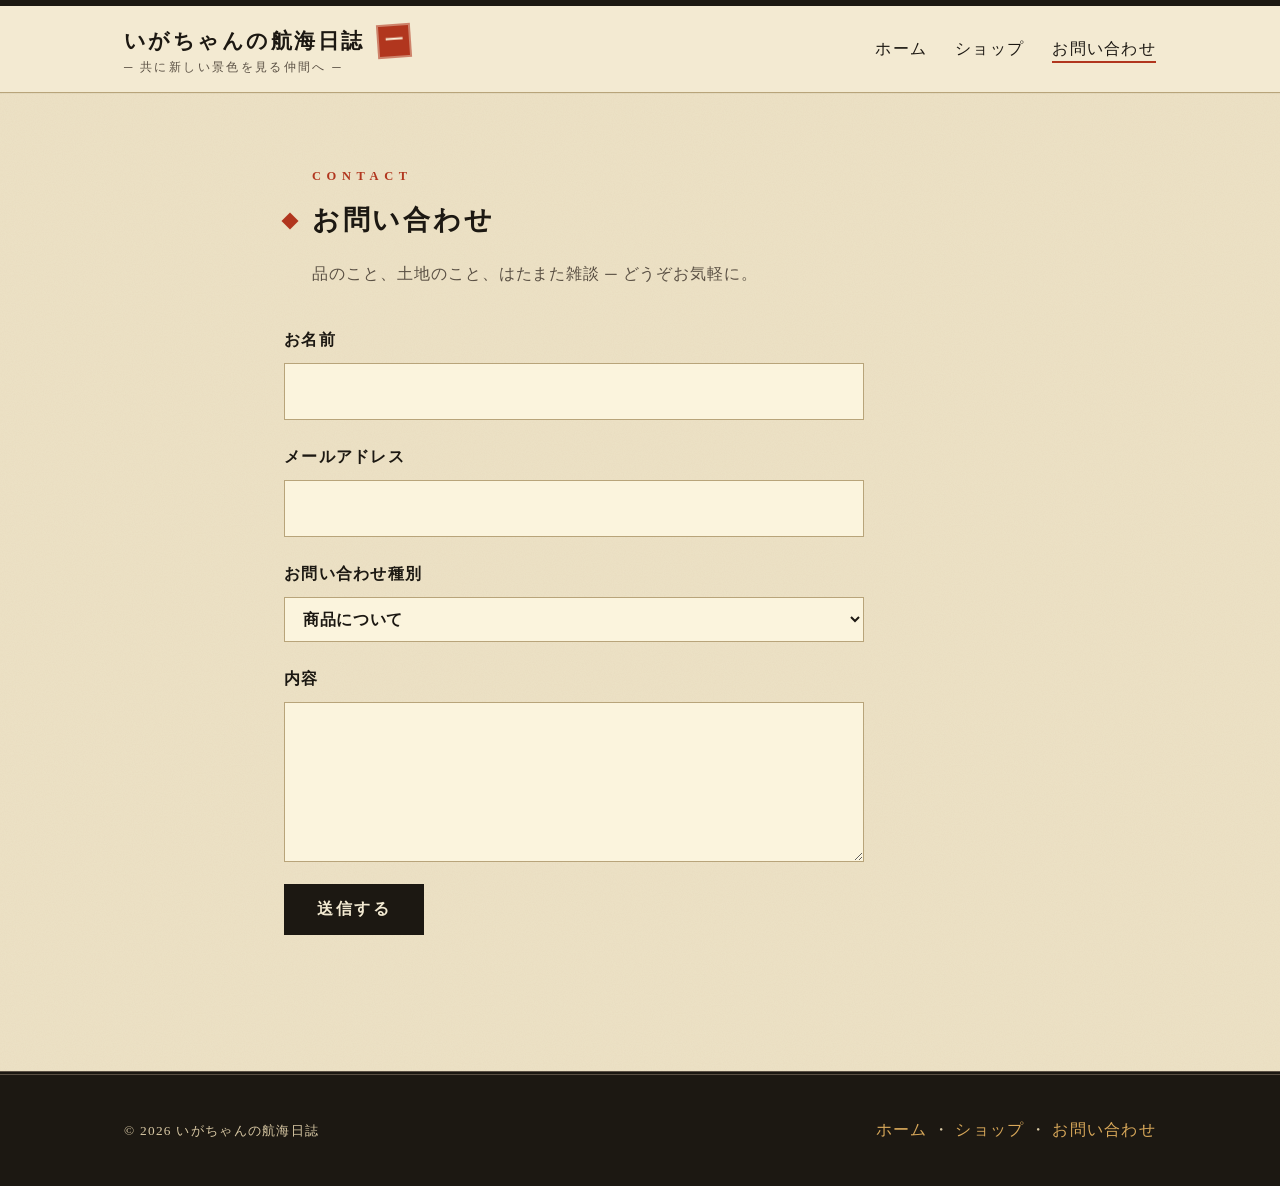
<file: contact.html>
<!DOCTYPE html>
<html lang="ja">
  <head>
    <meta charset="UTF-8" />
    <meta name="viewport" content="width=device-width, initial-scale=1.0" />
    <meta
      name="description"
      content="いがちゃんの航海日誌へのお問い合わせページ。商品やサイトに関するご質問はこちらからどうぞ。"
    />
    <title>お問い合わせ:いがちゃんの航海日誌</title>
    <link rel="stylesheet" href="assets/css/style.css" />
  </head>
  <body>
    <header class="site-header">
      <div class="container">
        <div class="site-title-block">
          <p class="site-title">
            <a href="index.html"
              >いがちゃんの航海日誌<span class="seal" aria-hidden="true">一</span></a
            >
          </p>
          <p class="site-tagline">─ 共に新しい景色を見る仲間へ ─</p>
        </div>
        <nav class="global-nav" aria-label="メインナビゲーション">
          <ul>
            <li><a href="index.html">ホーム</a></li>
            <li><a href="shop.html">ショップ</a></li>
            <li><a href="contact.html" aria-current="page">お問い合わせ</a></li>
          </ul>
        </nav>
      </div>
    </header>

    <main>
      <section class="section section-narrow">
        <div class="container">
          <header>
            <p class="eyebrow">CONTACT</p>
            <h2>お問い合わせ</h2>
            <p class="section-subtitle">
              品のこと、土地のこと、はたまた雑談 ─ どうぞお気軽に。
            </p>
          </header>

          <form class="form" action="#" method="post" novalidate>
            <label>
              お名前
              <input type="text" name="name" autocomplete="name" required />
            </label>

            <label>
              メールアドレス
              <input type="email" name="email" autocomplete="email" required />
            </label>

            <label>
              お問い合わせ種別
              <select name="topic">
                <option value="product">商品について</option>
                <option value="site">サイトについて</option>
                <option value="other">その他</option>
              </select>
            </label>

            <label>
              内容
              <textarea name="message" required></textarea>
            </label>

            <div>
              <button type="submit" class="btn">送信する</button>
            </div>
          </form>
        </div>
      </section>
    </main>

    <footer class="site-footer">
      <div class="container">
        <small>&copy; <span data-current-year>2026</span> いがちゃんの航海日誌</small>
        <nav aria-label="フッターナビゲーション">
          <a href="index.html">ホーム</a> ・
          <a href="shop.html">ショップ</a> ・
          <a href="contact.html">お問い合わせ</a>
        </nav>
      </div>
    </footer>

    <script src="assets/js/main.js"></script>
  </body>
</html>
</file>
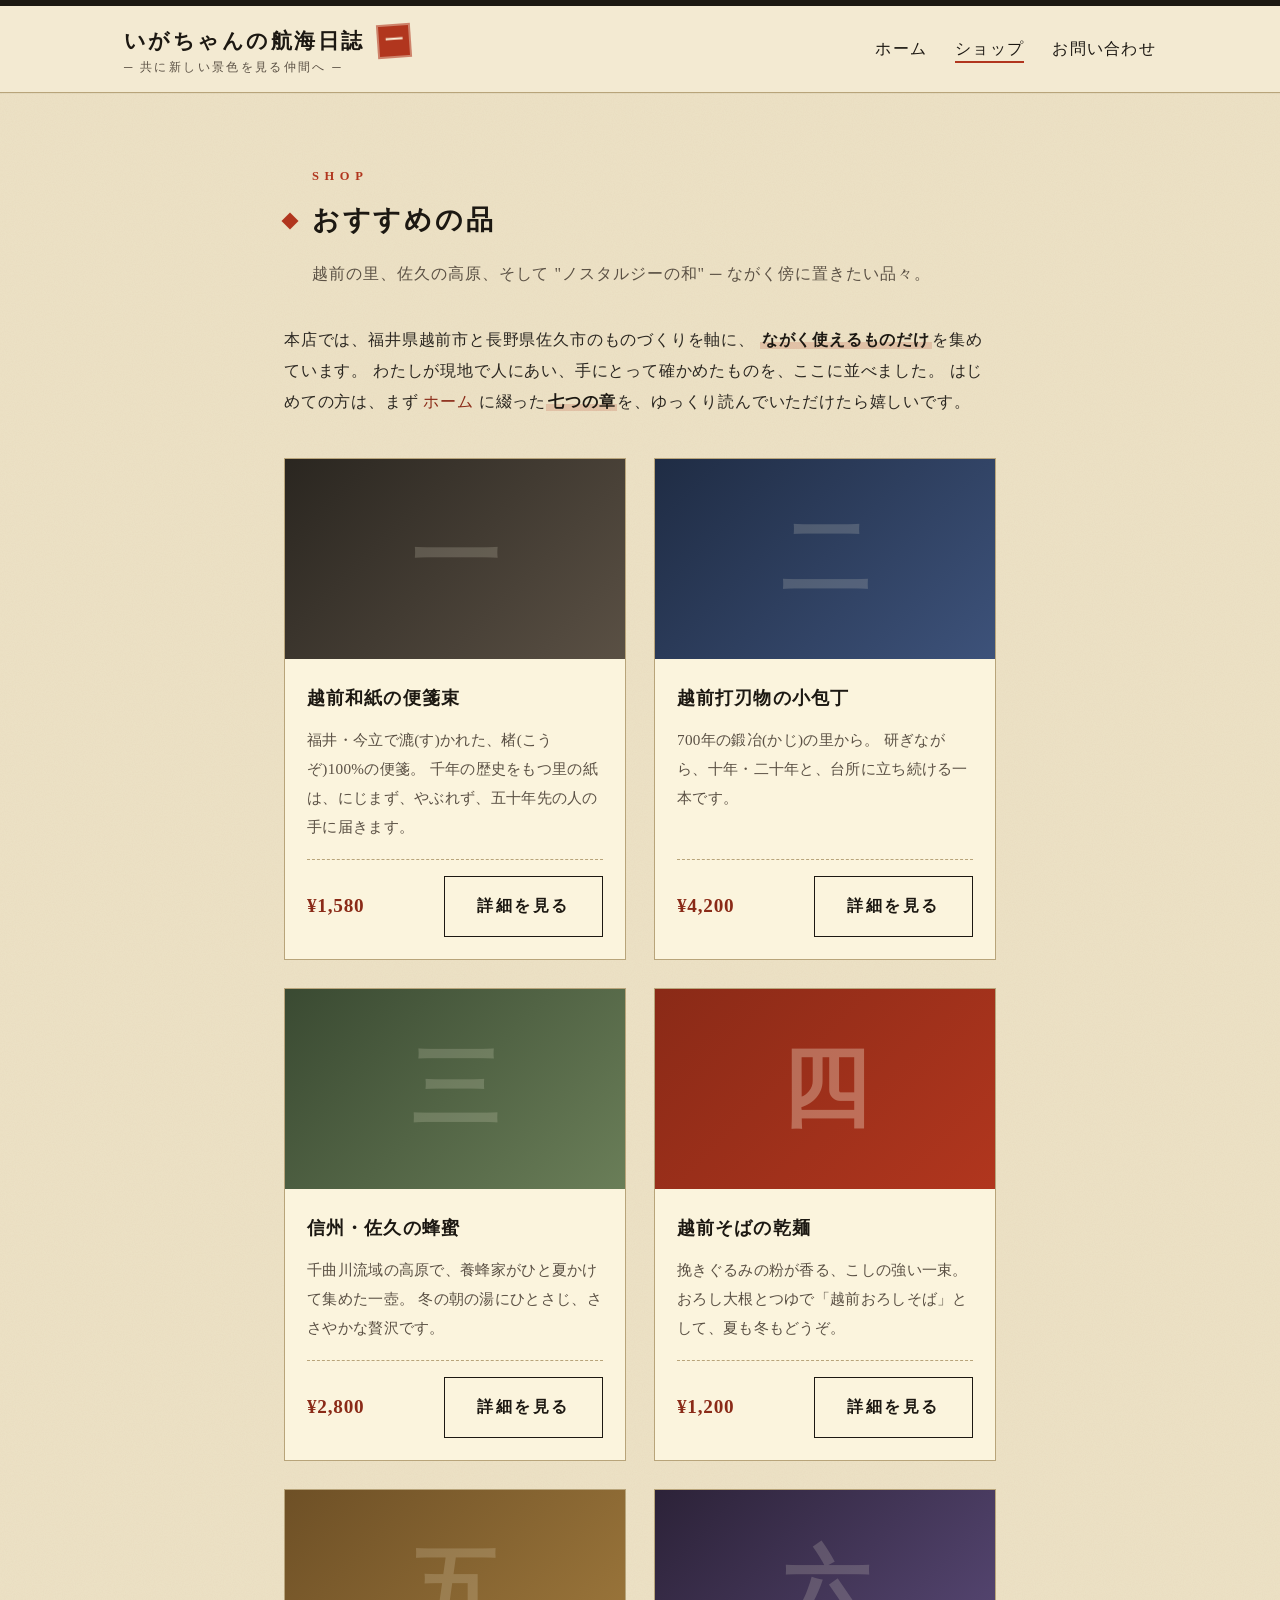
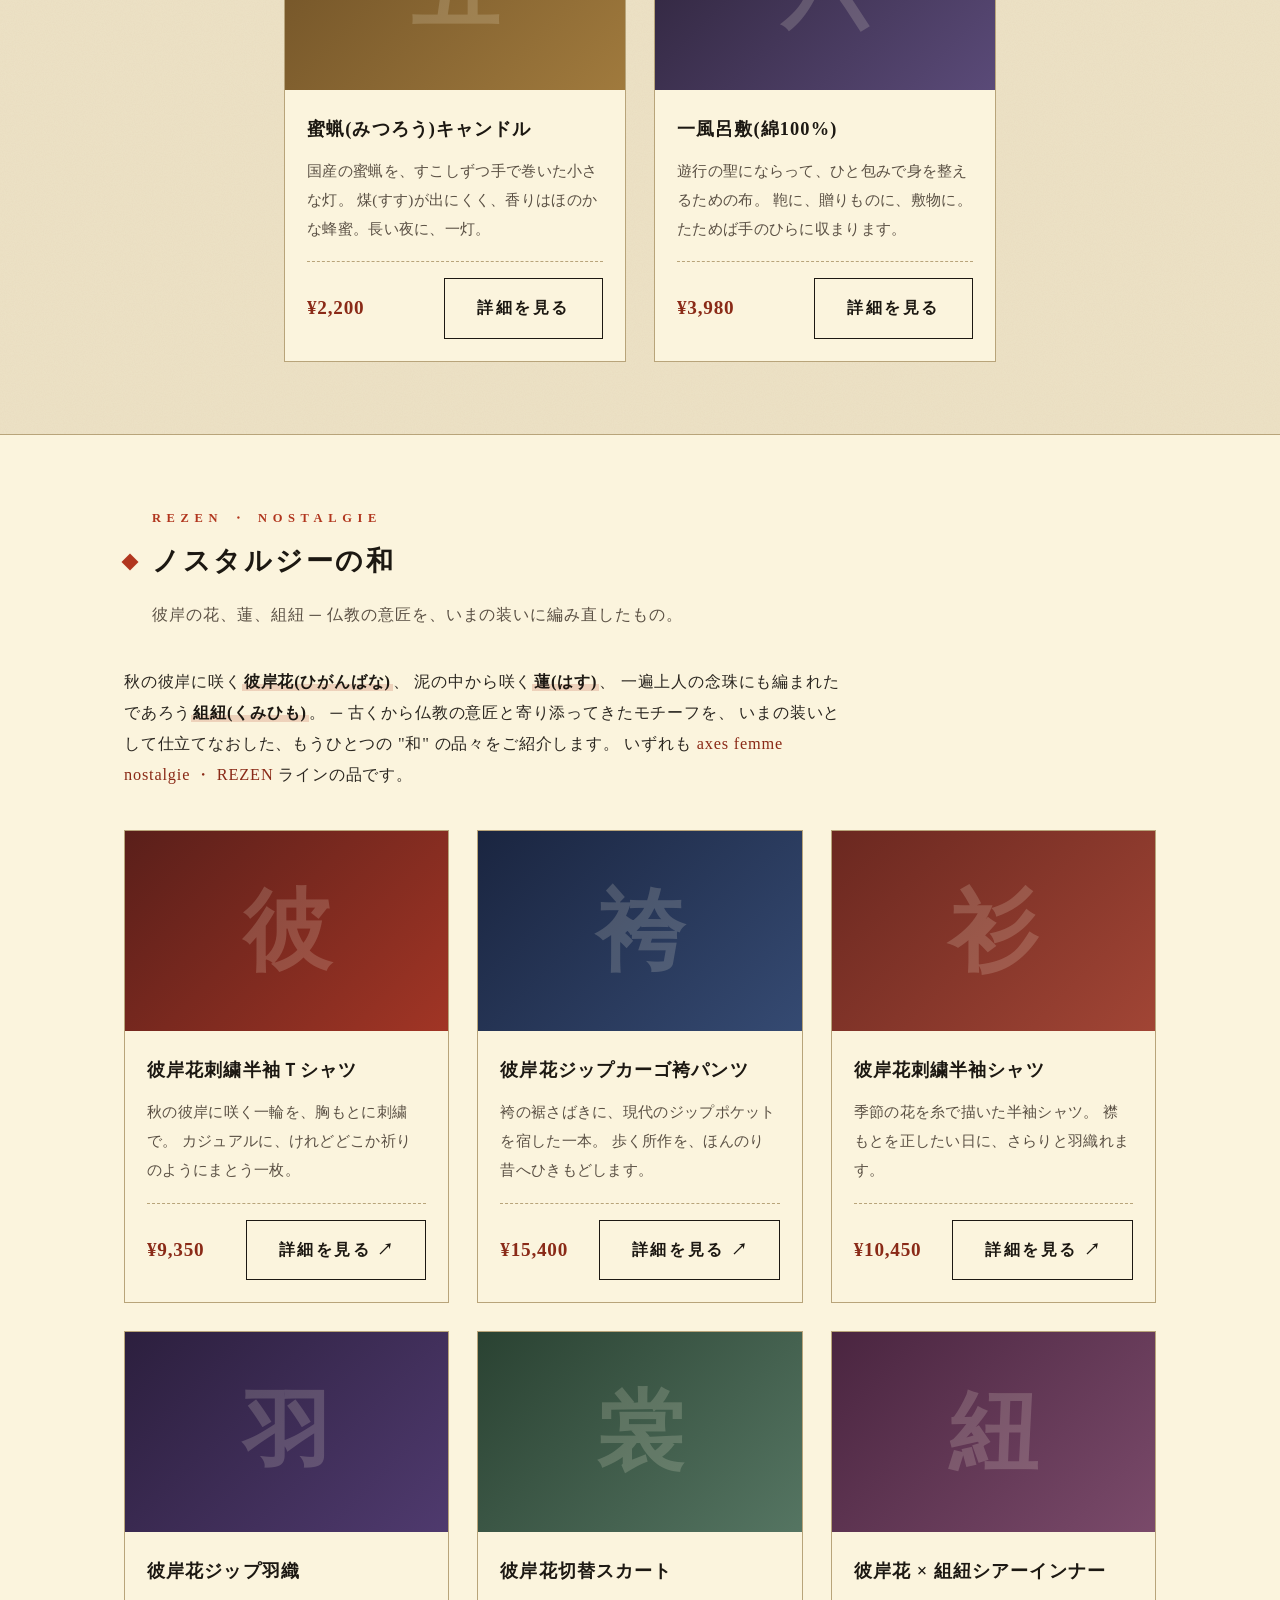
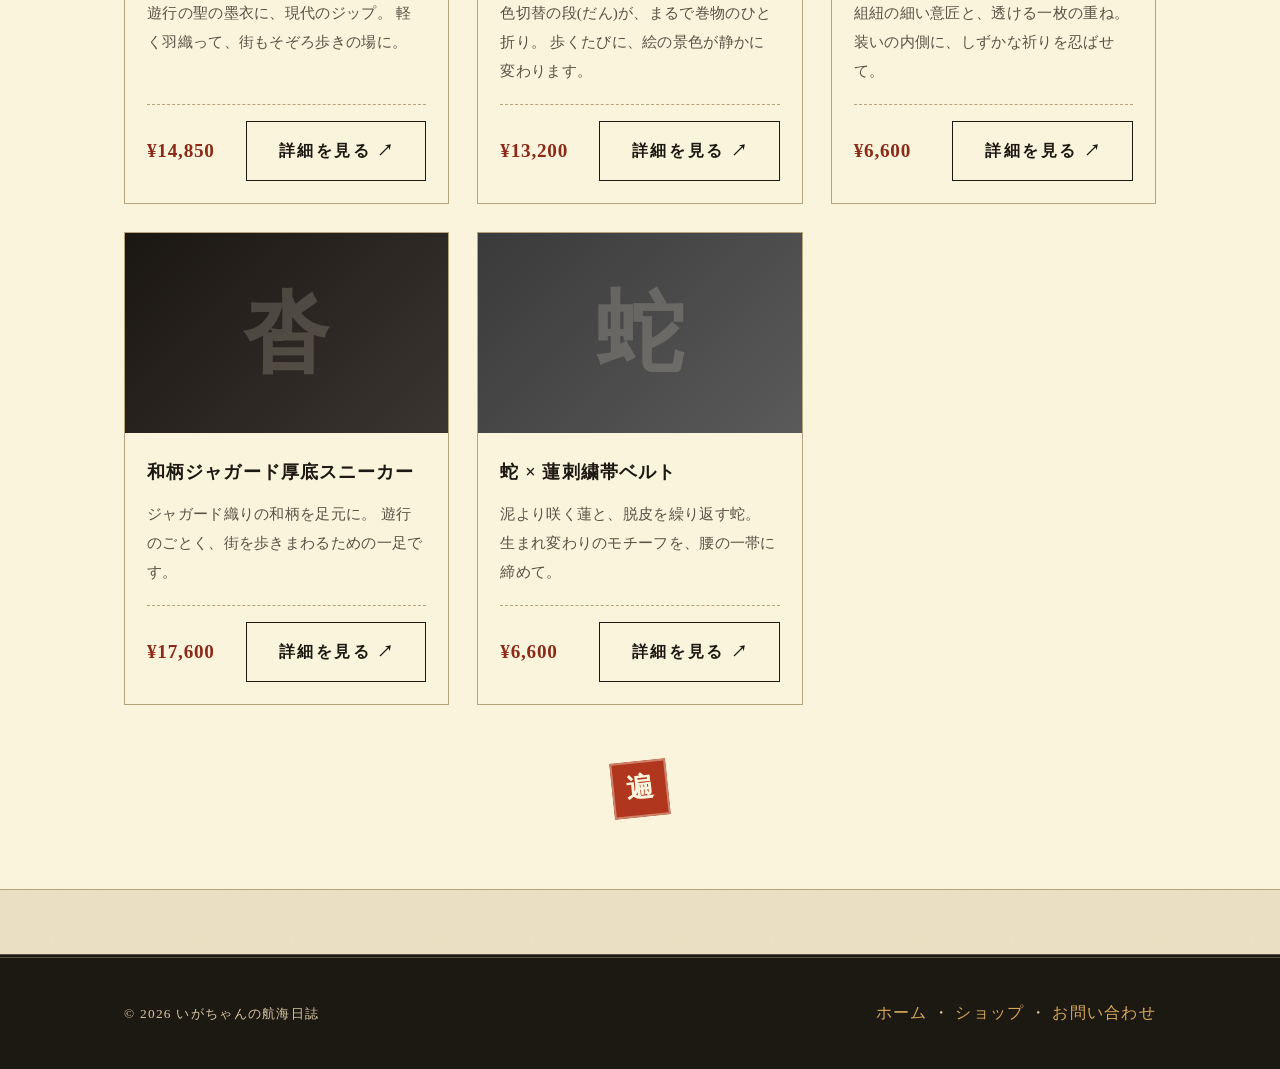
<file: shop.html>
<!DOCTYPE html>
<html lang="ja">
  <head>
    <meta charset="UTF-8" />
    <meta name="viewport" content="width=device-width, initial-scale=1.0" />
    <meta
      name="description"
      content="越前の和紙と打刃物、佐久の高原の恵みなど、いがちゃんが厳選したおすすめの品の一覧ページ ─ いがちゃんの航海日誌。"
    />
    <title>ショップ:いがちゃんの航海日誌</title>
    <link rel="stylesheet" href="assets/css/style.css" />
  </head>
  <body>
    <header class="site-header">
      <div class="container">
        <div class="site-title-block">
          <p class="site-title">
            <a href="index.html"
              >いがちゃんの航海日誌<span class="seal" aria-hidden="true">一</span></a
            >
          </p>
          <p class="site-tagline">─ 共に新しい景色を見る仲間へ ─</p>
        </div>
        <nav class="global-nav" aria-label="メインナビゲーション">
          <ul>
            <li><a href="index.html">ホーム</a></li>
            <li><a href="shop.html" aria-current="page">ショップ</a></li>
            <li><a href="contact.html">お問い合わせ</a></li>
          </ul>
        </nav>
      </div>
    </header>

    <main>
      <section class="section section-narrow">
        <div class="container">
          <header>
            <p class="eyebrow">SHOP</p>
            <h2>おすすめの品</h2>
            <p class="section-subtitle">
              越前の里、佐久の高原、そして "ノスタルジーの和" ─ ながく傍に置きたい品々。
            </p>
          </header>

          <div class="prose" style="margin-bottom: 40px;">
            <p>
              本店では、福井県越前市と長野県佐久市のものづくりを軸に、
              <strong>ながく使えるものだけ</strong>を集めています。
              わたしが現地で人にあい、手にとって確かめたものを、ここに並べました。
              はじめての方は、まず
              <a href="index.html">ホーム</a>
              に綴った<strong>七つの章</strong>を、ゆっくり読んでいただけたら嬉しいです。
            </p>
          </div>
        </div>

        <div class="container">
          <div class="product-grid">
            <article class="product-card">
              <div class="product-thumb" role="img" aria-label="越前和紙の便箋"></div>
              <div class="product-body">
                <h3>越前和紙の便箋束</h3>
                <p>
                  福井・今立で漉(す)かれた、楮(こうぞ)100%の便箋。
                  千年の歴史をもつ里の紙は、にじまず、やぶれず、五十年先の人の手に届きます。
                </p>
                <div class="product-meta">
                  <span class="price">¥1,580</span>
                  <a class="btn btn-outline" href="#">詳細を見る</a>
                </div>
              </div>
            </article>

            <article class="product-card">
              <div class="product-thumb thumb-2" role="img" aria-label="越前打刃物の小包丁"></div>
              <div class="product-body">
                <h3>越前打刃物の小包丁</h3>
                <p>
                  700年の鍛冶(かじ)の里から。
                  研ぎながら、十年・二十年と、台所に立ち続ける一本です。
                </p>
                <div class="product-meta">
                  <span class="price">¥4,200</span>
                  <a class="btn btn-outline" href="#">詳細を見る</a>
                </div>
              </div>
            </article>

            <article class="product-card">
              <div class="product-thumb thumb-3" role="img" aria-label="信州・佐久の蜂蜜"></div>
              <div class="product-body">
                <h3>信州・佐久の蜂蜜</h3>
                <p>
                  千曲川流域の高原で、養蜂家がひと夏かけて集めた一壺。
                  冬の朝の湯にひとさじ、ささやかな贅沢です。
                </p>
                <div class="product-meta">
                  <span class="price">¥2,800</span>
                  <a class="btn btn-outline" href="#">詳細を見る</a>
                </div>
              </div>
            </article>

            <article class="product-card">
              <div class="product-thumb thumb-4" role="img" aria-label="越前そばの乾麺"></div>
              <div class="product-body">
                <h3>越前そばの乾麺</h3>
                <p>
                  挽きぐるみの粉が香る、こしの強い一束。
                  おろし大根とつゆで「越前おろしそば」として、夏も冬もどうぞ。
                </p>
                <div class="product-meta">
                  <span class="price">¥1,200</span>
                  <a class="btn btn-outline" href="#">詳細を見る</a>
                </div>
              </div>
            </article>

            <article class="product-card">
              <div class="product-thumb thumb-5" role="img" aria-label="蜜蝋キャンドル"></div>
              <div class="product-body">
                <h3>蜜蝋(みつろう)キャンドル</h3>
                <p>
                  国産の蜜蝋を、すこしずつ手で巻いた小さな灯。
                  煤(すす)が出にくく、香りはほのかな蜂蜜。長い夜に、一灯。
                </p>
                <div class="product-meta">
                  <span class="price">¥2,200</span>
                  <a class="btn btn-outline" href="#">詳細を見る</a>
                </div>
              </div>
            </article>

            <article class="product-card">
              <div class="product-thumb thumb-6" role="img" aria-label="風呂敷"></div>
              <div class="product-body">
                <h3>一風呂敷(綿100%)</h3>
                <p>
                  遊行の聖にならって、ひと包みで身を整えるための布。
                  鞄に、贈りものに、敷物に。たためば手のひらに収まります。
                </p>
                <div class="product-meta">
                  <span class="price">¥3,980</span>
                  <a class="btn btn-outline" href="#">詳細を見る</a>
                </div>
              </div>
            </article>
          </div>

        </div>
      </section>

      <!-- ========== ノスタルジーの和 (REZEN) ========== -->
      <section class="section section-alt">
        <div class="container">
          <header>
            <p class="eyebrow">REZEN ・ NOSTALGIE</p>
            <h2>ノスタルジーの和</h2>
            <p class="section-subtitle">
              彼岸の花、蓮、組紐 ─ 仏教の意匠を、いまの装いに編み直したもの。
            </p>
          </header>

          <div class="prose" style="margin-bottom: 40px;">
            <p>
              秋の彼岸に咲く<strong>彼岸花(ひがんばな)</strong>、
              泥の中から咲く<strong>蓮(はす)</strong>、
              一遍上人の念珠にも編まれたであろう<strong>組紐(くみひも)</strong>。
              ─ 古くから仏教の意匠と寄り添ってきたモチーフを、
              いまの装いとして仕立てなおした、もうひとつの "和" の品々をご紹介します。
              いずれも
              <a href="https://shop.axesfemme.com/Form/Product/ProductList.aspx?shop=0&amp;bid=nostalgie&amp;dpcnt=60&amp;sort=07" target="_blank" rel="noopener">axes femme nostalgie ・ REZEN</a>
              ラインの品です。
            </p>
          </div>

          <div class="product-grid">
            <article class="product-card">
              <div class="product-thumb thumb-higanbana" role="img" aria-label="彼岸花刺繍半袖Tシャツ"></div>
              <div class="product-body">
                <h3>彼岸花刺繍半袖Ｔシャツ</h3>
                <p>
                  秋の彼岸に咲く一輪を、胸もとに刺繍で。
                  カジュアルに、けれどどこか祈りのようにまとう一枚。
                </p>
                <div class="product-meta">
                  <span class="price">¥9,350</span>
                  <a class="btn btn-outline" href="https://shop.axesfemme.com/REZEN-%e5%bd%bc%e5%b2%b8%e8%8a%b1%e5%88%ba%e7%b9%8d%e5%8d%8a%e8%a2%96%ef%bc%b4%e3%82%b7%e3%83%a3%e3%83%84/brandproduct/nostalgie/0/VE21X07RZ" target="_blank" rel="noopener">詳細を見る</a>
                </div>
              </div>
            </article>

            <article class="product-card">
              <div class="product-thumb thumb-hakama" role="img" aria-label="彼岸花ジップカーゴ袴パンツ"></div>
              <div class="product-body">
                <h3>彼岸花ジップカーゴ袴パンツ</h3>
                <p>
                  袴の裾さばきに、現代のジップポケットを宿した一本。
                  歩く所作を、ほんのり昔へひきもどします。
                </p>
                <div class="product-meta">
                  <span class="price">¥15,400</span>
                  <a class="btn btn-outline" href="https://shop.axesfemme.com/REZEN-%e5%bd%bc%e5%b2%b8%e8%8a%b1%e3%82%b8%e3%83%83%e3%83%97%e3%82%ab%e3%83%bc%e3%82%b4%e8%a2%b4%e3%83%91%e3%83%b3%e3%83%84/brandproduct/nostalgie/0/VE242X27RZ" target="_blank" rel="noopener">詳細を見る</a>
                </div>
              </div>
            </article>

            <article class="product-card">
              <div class="product-thumb thumb-shirt" role="img" aria-label="彼岸花刺繍半袖シャツ"></div>
              <div class="product-body">
                <h3>彼岸花刺繍半袖シャツ</h3>
                <p>
                  季節の花を糸で描いた半袖シャツ。
                  襟もとを正したい日に、さらりと羽織れます。
                </p>
                <div class="product-meta">
                  <span class="price">¥10,450</span>
                  <a class="btn btn-outline" href="https://shop.axesfemme.com/REZEN-%e5%bd%bc%e5%b2%b8%e8%8a%b1%e5%88%ba%e7%b9%8d%e5%8d%8a%e8%a2%96%e3%82%b7%e3%83%a3%e3%83%84/brandproduct/nostalgie/0/VE81X12RZ" target="_blank" rel="noopener">詳細を見る</a>
                </div>
              </div>
            </article>

            <article class="product-card">
              <div class="product-thumb thumb-haori" role="img" aria-label="彼岸花ジップ羽織"></div>
              <div class="product-body">
                <h3>彼岸花ジップ羽織</h3>
                <p>
                  遊行の聖の墨衣に、現代のジップ。
                  軽く羽織って、街もそぞろ歩きの場に。
                </p>
                <div class="product-meta">
                  <span class="price">¥14,850</span>
                  <a class="btn btn-outline" href="https://shop.axesfemme.com/REZEN-%e5%bd%bc%e5%b2%b8%e8%8a%b1%e3%82%b8%e3%83%83%e3%83%97%e7%be%bd%e7%b9%94/brandproduct/nostalgie/0/VE413X20RZ" target="_blank" rel="noopener">詳細を見る</a>
                </div>
              </div>
            </article>

            <article class="product-card">
              <div class="product-thumb thumb-mo" role="img" aria-label="彼岸花切替スカート"></div>
              <div class="product-body">
                <h3>彼岸花切替スカート</h3>
                <p>
                  色切替の段(だん)が、まるで巻物のひと折り。
                  歩くたびに、絵の景色が静かに変わります。
                </p>
                <div class="product-meta">
                  <span class="price">¥13,200</span>
                  <a class="btn btn-outline" href="https://shop.axesfemme.com/REZEN-%e5%bd%bc%e5%b2%b8%e8%8a%b1%e5%88%87%e6%9b%bf%e3%82%b9%e3%82%ab%e3%83%bc%e3%83%88/brandproduct/nostalgie/0/VE291X06RZ" target="_blank" rel="noopener">詳細を見る</a>
                </div>
              </div>
            </article>

            <article class="product-card">
              <div class="product-thumb thumb-himo" role="img" aria-label="彼岸花×組紐シアーインナー"></div>
              <div class="product-body">
                <h3>彼岸花 × 組紐シアーインナー</h3>
                <p>
                  組紐の細い意匠と、透ける一枚の重ね。
                  装いの内側に、しずかな祈りを忍ばせて。
                </p>
                <div class="product-meta">
                  <span class="price">¥6,600</span>
                  <a class="btn btn-outline" href="https://shop.axesfemme.com/REZEN-%e5%bd%bc%e5%b2%b8%e8%8a%b1%c3%97%e7%b5%84%e7%b4%90%e3%82%b7%e3%82%a2%e3%83%bc%e3%82%a4%e3%83%b3%e3%83%8a%e3%83%bc/brandproduct/nostalgie/0/VE6X04RZ" target="_blank" rel="noopener">詳細を見る</a>
                </div>
              </div>
            </article>

            <article class="product-card">
              <div class="product-thumb thumb-kutsu" role="img" aria-label="和柄ジャガード厚底スニーカー"></div>
              <div class="product-body">
                <h3>和柄ジャガード厚底スニーカー</h3>
                <p>
                  ジャガード織りの和柄を足元に。
                  遊行のごとく、街を歩きまわるための一足です。
                </p>
                <div class="product-meta">
                  <span class="price">¥17,600</span>
                  <a class="btn btn-outline" href="https://shop.axesfemme.com/REZEN-%e5%92%8c%e6%9f%84%e3%82%b8%e3%83%a3%e3%82%ac%e3%83%bc%e3%83%89%e5%8e%9a%e5%ba%95%e3%82%b9%e3%83%8b%e3%83%bc%e3%82%ab%e3%83%bc/brandproduct/nostalgie/0/FK621X01RZ" target="_blank" rel="noopener">詳細を見る</a>
                </div>
              </div>
            </article>

            <article class="product-card">
              <div class="product-thumb thumb-hebi" role="img" aria-label="蛇×蓮刺繍帯ベルト"></div>
              <div class="product-body">
                <h3>蛇 × 蓮刺繍帯ベルト</h3>
                <p>
                  泥より咲く蓮と、脱皮を繰り返す蛇。
                  生まれ変わりのモチーフを、腰の一帯に締めて。
                </p>
                <div class="product-meta">
                  <span class="price">¥6,600</span>
                  <a class="btn btn-outline" href="https://shop.axesfemme.com/REZEN-%e8%9b%87%c3%97%e8%93%ae%e5%88%ba%e7%b9%8d%e5%b8%af%e3%83%99%e3%83%ab%e3%83%88/brandproduct/nostalgie/0/VE631X05RZ" target="_blank" rel="noopener">詳細を見る</a>
                </div>
              </div>
            </article>
          </div>

          <div class="closing-seal" aria-hidden="true">
            <span class="seal seal-lg">遍</span>
          </div>
        </div>
      </section>
    </main>

    <footer class="site-footer">
      <div class="container">
        <small>&copy; <span data-current-year>2026</span> いがちゃんの航海日誌</small>
        <nav aria-label="フッターナビゲーション">
          <a href="index.html">ホーム</a> ・
          <a href="shop.html">ショップ</a> ・
          <a href="contact.html">お問い合わせ</a>
        </nav>
      </div>
    </footer>

    <script src="assets/js/main.js"></script>
  </body>
</html>
</file>
<file: assets/css/style.css>
:root {
  --color-bg: #ede2c6;            /* 生成り(washi paper) */
  --color-bg-soft: #f3ead2;
  --color-surface: #fbf4dd;       /* card paper */
  --color-text: #1c1812;          /* 墨 sumi */
  --color-text-soft: #2a2620;
  --color-muted: #5a5044;
  --color-primary: #b1361e;       /* 朱 vermilion */
  --color-primary-dark: #8a2a17;
  --color-indigo: #2c3e60;        /* 藍 */
  --color-border: #b8a47a;        /* aged paper edge */
  --color-line: #5a5044;          /* sumi line */
  --shadow: 0 4px 14px rgba(28, 24, 18, 0.08);
  --max-width: 1080px;
  --font-mincho: "Yu Mincho", "YuMincho", "Hiragino Mincho ProN",
    "Hiragino Mincho Pro", "Noto Serif JP", "Sawarabi Mincho", "MS Mincho",
    "Songti SC", serif;
  --font-sans: -apple-system, BlinkMacSystemFont, "Hiragino Sans",
    "Yu Gothic", Meiryo, sans-serif;
}

* {
  box-sizing: border-box;
}

html {
  scroll-behavior: smooth;
}

body {
  margin: 0;
  font-family: var(--font-mincho);
  font-feature-settings: "palt";
  color: var(--color-text);
  background-color: var(--color-bg);
  background-image: url("data:image/svg+xml;utf8,<svg xmlns='http://www.w3.org/2000/svg' width='240' height='240'><filter id='n'><feTurbulence type='fractalNoise' baseFrequency='0.9' numOctaves='2' stitchTiles='stitch'/><feColorMatrix values='0 0 0 0 0.42 0 0 0 0 0.32 0 0 0 0 0.18 0 0 0 0.07 0'/></filter><rect width='240' height='240' filter='url(%23n)'/></svg>");
  line-height: 1.9;
  -webkit-font-smoothing: antialiased;
  letter-spacing: 0.02em;
}

a {
  color: var(--color-primary-dark);
  text-decoration: none;
  transition: color 0.2s ease;
}

a:hover {
  color: var(--color-primary);
  text-decoration: underline;
  text-underline-offset: 4px;
  text-decoration-thickness: 1px;
}

img {
  max-width: 100%;
  display: block;
}

.container {
  max-width: var(--max-width);
  margin: 0 auto;
  padding: 0 24px;
}

/* ========== Header (天反 — scroll rod feel) ========== */
.site-header {
  background: var(--color-bg-soft);
  border-top: 6px solid var(--color-text);
  border-bottom: 1px solid var(--color-border);
  position: sticky;
  top: 0;
  z-index: 10;
  box-shadow: 0 1px 0 rgba(28, 24, 18, 0.04);
}

.site-header .container {
  display: flex;
  align-items: center;
  justify-content: space-between;
  padding-top: 18px;
  padding-bottom: 18px;
}

.site-title-block {
  display: flex;
  flex-direction: column;
  gap: 2px;
  line-height: 1.2;
}

.site-title {
  margin: 0;
  font-size: 1.3rem;
  font-weight: 600;
  letter-spacing: 0.12em;
}

.site-tagline {
  margin: 0;
  font-family: var(--font-mincho);
  font-size: 0.74rem;
  letter-spacing: 0.2em;
  color: var(--color-muted);
}

@media (max-width: 720px) {
  .site-tagline {
    display: none;
  }
}

.site-title a {
  color: var(--color-text);
  display: inline-flex;
  align-items: center;
  gap: 12px;
}

.site-title a:hover {
  text-decoration: none;
  color: var(--color-text);
}

/* ========== 朱印 (vermilion seal) ========== */
.seal {
  display: inline-flex;
  align-items: center;
  justify-content: center;
  width: 34px;
  height: 34px;
  background: var(--color-primary);
  color: #fbf4dd;
  font-family: var(--font-mincho);
  font-weight: 700;
  font-size: 1.1rem;
  line-height: 1;
  letter-spacing: 0;
  transform: rotate(-4deg);
  box-shadow:
    inset 0 0 0 2px rgba(251, 244, 221, 0.4),
    inset 0 0 0 3px var(--color-primary);
  user-select: none;
}

.seal-lg {
  width: 56px;
  height: 56px;
  font-size: 1.7rem;
}

.global-nav ul {
  list-style: none;
  margin: 0;
  padding: 0;
  display: flex;
  gap: 28px;
}

.global-nav a {
  color: var(--color-text);
  font-weight: 500;
  letter-spacing: 0.08em;
  padding-bottom: 4px;
}

.global-nav a:hover {
  text-decoration: none;
  color: var(--color-primary);
}

.global-nav a[aria-current="page"] {
  color: var(--color-text);
  border-bottom: 2px solid var(--color-primary);
}

/* ========== Hero (絵巻の風景) ========== */
.hero {
  position: relative;
  padding: 96px 0 140px;
  background-color: var(--color-bg-soft);
  background-image: url("data:image/svg+xml;utf8,<svg xmlns='http://www.w3.org/2000/svg' viewBox='0 0 1200 240' preserveAspectRatio='none'><path d='M0,240 L0,160 L150,90 L320,140 L500,60 L680,130 L860,80 L1040,140 L1200,100 L1200,240 Z' fill='%23a89469' opacity='0.5'/><path d='M0,240 L0,185 L140,150 L300,170 L500,130 L680,170 L880,140 L1060,180 L1200,160 L1200,240 Z' fill='%237a6745' opacity='0.6'/></svg>");
  background-repeat: no-repeat;
  background-position: bottom center;
  background-size: 100% 220px;
  overflow: hidden;
}

.hero::before {
  content: "";
  position: absolute;
  top: 60px;
  left: 12%;
  width: 96px;
  height: 96px;
  border-radius: 50%;
  background: rgba(177, 54, 30, 0.78);
  filter: blur(0.4px);
  pointer-events: none;
}

.hero-inner {
  position: relative;
  display: grid;
  grid-template-columns: 32px 1fr 300px;
  gap: 32px;
  align-items: center;
}

.vertical-label {
  writing-mode: vertical-rl;
  font-family: var(--font-mincho);
  font-size: 0.95rem;
  letter-spacing: 0.6em;
  color: var(--color-muted);
  margin: 0;
  align-self: stretch;
  display: flex;
  align-items: flex-start;
  padding-top: 8px;
}

.hero h1 {
  font-family: var(--font-mincho);
  font-size: clamp(1.9rem, 4vw, 2.7rem);
  font-weight: 600;
  margin: 0 0 20px;
  line-height: 1.55;
  letter-spacing: 0.06em;
  color: var(--color-text);
}

.hero p {
  margin: 0 0 32px;
  font-size: 1.02rem;
  color: var(--color-text-soft);
  max-width: 36em;
}

/* ========== 円相 (ensō circle) ========== */
.enso {
  position: relative;
  width: 240px;
  height: 240px;
  margin: 0 auto;
}

.enso::before {
  content: "";
  position: absolute;
  inset: 0;
  border-radius: 50%;
  background: conic-gradient(
    from 215deg,
    #1c1812 0deg,
    #1c1812 295deg,
    rgba(28, 24, 18, 0.15) 308deg,
    transparent 318deg,
    transparent 360deg
  );
  -webkit-mask: radial-gradient(
    circle at center,
    transparent 92px,
    #000 96px,
    #000 116px,
    transparent 120px
  );
  mask: radial-gradient(
    circle at center,
    transparent 92px,
    #000 96px,
    #000 116px,
    transparent 120px
  );
  filter: drop-shadow(0 2px 4px rgba(0, 0, 0, 0.18));
}

.enso-mark {
  position: absolute;
  inset: 0;
  display: flex;
  align-items: center;
  justify-content: center;
  font-family: var(--font-mincho);
  font-size: 2.6rem;
  font-weight: 600;
  color: var(--color-text);
  letter-spacing: 0;
}

/* ========== Section ========== */
.section {
  padding: 72px 0;
}

.section-alt {
  background: var(--color-surface);
  border-top: 1px solid var(--color-border);
  border-bottom: 1px solid var(--color-border);
}

.section h2 {
  font-family: var(--font-mincho);
  font-size: 1.7rem;
  font-weight: 600;
  letter-spacing: 0.1em;
  margin: 0 0 12px;
  position: relative;
  padding-left: 28px;
}

.section h2::before {
  content: "";
  position: absolute;
  left: 0;
  top: 50%;
  width: 12px;
  height: 12px;
  background: var(--color-primary);
  transform: translateY(-50%) rotate(45deg);
}

.section .lead {
  color: var(--color-muted);
  margin: 0 0 36px;
  padding-left: 28px;
  letter-spacing: 0.05em;
}

/* ========== Divider (霞 mist band) ========== */
.divider {
  display: flex;
  align-items: center;
  gap: 18px;
  max-width: 520px;
  margin: 0 auto;
  padding: 8px 24px;
}

.divider::before,
.divider::after {
  content: "";
  flex: 1;
  height: 1px;
  background: var(--color-line);
  opacity: 0.45;
}

.divider span {
  width: 8px;
  height: 8px;
  background: var(--color-primary);
  transform: rotate(45deg);
}

/* ========== Buttons ========== */
.btn {
  display: inline-block;
  font-family: var(--font-mincho);
  font-weight: 600;
  font-size: 1rem;
  letter-spacing: 0.16em;
  padding: 14px 32px;
  background: var(--color-text);
  color: var(--color-bg-soft);
  border: 1px solid var(--color-text);
  border-radius: 0;
  cursor: pointer;
  transition: background 0.2s ease, border-color 0.2s ease, color 0.2s ease;
}

.btn:hover {
  background: var(--color-primary);
  border-color: var(--color-primary);
  color: #fbf4dd;
  text-decoration: none;
}

.btn-primary {
  background: var(--color-primary);
  border-color: var(--color-primary);
  color: #fbf4dd;
}

.btn-primary:hover {
  background: var(--color-primary-dark);
  border-color: var(--color-primary-dark);
}

.btn-outline {
  background: transparent;
  color: var(--color-text);
  border: 1px solid var(--color-text);
}

.btn-outline:hover {
  background: var(--color-text);
  color: var(--color-bg-soft);
}

/* ========== Profile ========== */
.profile-grid {
  display: grid;
  grid-template-columns: repeat(auto-fit, minmax(220px, 1fr));
  gap: 22px;
}

.profile-card {
  background: var(--color-surface);
  border: 1px solid var(--color-border);
  border-radius: 0;
  padding: 24px;
  position: relative;
}

.profile-card::before {
  content: "";
  position: absolute;
  top: 0;
  left: 0;
  width: 28px;
  height: 4px;
  background: var(--color-primary);
}

.profile-card h3 {
  font-family: var(--font-mincho);
  margin: 0 0 10px;
  font-size: 1.05rem;
  font-weight: 600;
  letter-spacing: 0.08em;
  color: var(--color-text);
}

.profile-card p {
  margin: 0;
  color: var(--color-muted);
  letter-spacing: 0.03em;
}

/* ========== Product (短冊 tanzaku) ========== */
.product-grid {
  display: grid;
  grid-template-columns: repeat(auto-fit, minmax(260px, 1fr));
  gap: 28px;
}

.product-card {
  background: var(--color-surface);
  border: 1px solid var(--color-border);
  border-radius: 0;
  overflow: hidden;
  display: flex;
  flex-direction: column;
  transition: transform 0.25s ease, box-shadow 0.25s ease;
  position: relative;
}

.product-card:hover {
  transform: translateY(-4px);
  box-shadow: var(--shadow);
}

.product-thumb {
  position: relative;
  height: 200px;
  background: linear-gradient(135deg, #2a2620 0%, #5a5044 100%);
  display: flex;
  align-items: center;
  justify-content: center;
  font-family: var(--font-mincho);
  font-size: 5.5rem;
  font-weight: 600;
  color: rgba(251, 244, 221, 0.18);
  letter-spacing: 0;
  overflow: hidden;
}

.product-thumb::after {
  content: "一";
}

.product-thumb.thumb-2 {
  background: linear-gradient(135deg, #1f2c44 0%, #3d527a 100%);
}
.product-thumb.thumb-2::after {
  content: "二";
}

.product-thumb.thumb-3 {
  background: linear-gradient(135deg, #3a4a32 0%, #6a7e58 100%);
}
.product-thumb.thumb-3::after {
  content: "三";
}

.product-thumb.thumb-4 {
  background: linear-gradient(135deg, #8a2a17 0%, #b1361e 100%);
}
.product-thumb.thumb-4::after {
  content: "四";
  color: rgba(251, 244, 221, 0.32);
}

.product-thumb.thumb-5 {
  background: linear-gradient(135deg, #6e5026 0%, #a07a3d 100%);
}
.product-thumb.thumb-5::after {
  content: "五";
}

.product-thumb.thumb-6 {
  background: linear-gradient(135deg, #2c2238 0%, #5a4a78 100%);
}
.product-thumb.thumb-6::after {
  content: "六";
}

.product-body {
  padding: 22px;
  display: flex;
  flex-direction: column;
  flex: 1;
}

.product-body h3 {
  font-family: var(--font-mincho);
  margin: 0 0 10px;
  font-size: 1.15rem;
  font-weight: 600;
  letter-spacing: 0.06em;
}

.product-body p {
  margin: 0 0 18px;
  color: var(--color-muted);
  font-size: 0.95rem;
  flex: 1;
  letter-spacing: 0.02em;
}

.product-meta {
  display: flex;
  align-items: center;
  justify-content: space-between;
  gap: 12px;
  border-top: 1px dashed var(--color-border);
  padding-top: 16px;
}

.price {
  font-family: var(--font-mincho);
  font-size: 1.2rem;
  font-weight: 700;
  color: var(--color-primary-dark);
  letter-spacing: 0.04em;
}

/* ========== Form ========== */
.form {
  display: grid;
  gap: 22px;
  max-width: 580px;
}

.form label {
  display: grid;
  gap: 8px;
  font-family: var(--font-mincho);
  font-weight: 600;
  letter-spacing: 0.08em;
  color: var(--color-text);
}

.form input,
.form textarea,
.form select {
  font: inherit;
  font-family: var(--font-mincho);
  letter-spacing: 0.04em;
  padding: 12px 14px;
  border: 1px solid var(--color-border);
  border-radius: 0;
  background: var(--color-surface);
  color: var(--color-text);
}

.form input:focus,
.form textarea:focus,
.form select:focus {
  outline: none;
  border-color: var(--color-primary);
  box-shadow: 0 0 0 3px rgba(177, 54, 30, 0.18);
}

.form textarea {
  min-height: 160px;
  resize: vertical;
}

/* ========== Footer (墨色の地) ========== */
.site-footer {
  background: #1c1812;
  color: #d8c8a4;
  padding: 40px 0;
  margin-top: 64px;
  border-top: 4px double #5a5044;
  font-family: var(--font-mincho);
  letter-spacing: 0.08em;
}

.site-footer .container {
  display: flex;
  flex-wrap: wrap;
  justify-content: space-between;
  gap: 16px;
  align-items: center;
}

.site-footer a {
  color: #d8a85a;
}

.site-footer a:hover {
  color: #f1c97a;
}

/* ========== Responsive ========== */
@media (max-width: 720px) {
  .hero {
    padding: 64px 0 120px;
  }

  .hero-inner {
    grid-template-columns: 1fr;
    text-align: center;
  }

  .vertical-label {
    display: none;
  }

  .enso {
    width: 180px;
    height: 180px;
  }

  .enso::before {
    -webkit-mask: radial-gradient(
      circle at center,
      transparent 68px,
      #000 72px,
      #000 88px,
      transparent 92px
    );
    mask: radial-gradient(
      circle at center,
      transparent 68px,
      #000 72px,
      #000 88px,
      transparent 92px
    );
  }

  .enso-mark {
    font-size: 2rem;
  }

  .global-nav ul {
    gap: 18px;
  }

  .site-title {
    font-size: 1.1rem;
  }

  .seal {
    width: 28px;
    height: 28px;
    font-size: 0.95rem;
  }
}

/* ========== 目次 (table of contents) ========== */
.toc {
  background: var(--color-surface);
  border: 1px solid var(--color-border);
  padding: 32px 36px;
  max-width: 640px;
  margin: 0 auto;
  position: relative;
}

.toc::before {
  content: "";
  position: absolute;
  top: -1px;
  left: 50%;
  transform: translateX(-50%);
  width: 64px;
  height: 4px;
  background: var(--color-primary);
}

.toc h2 {
  font-family: var(--font-mincho);
  font-size: 1.15rem;
  font-weight: 600;
  margin: 0 0 22px;
  text-align: center;
  letter-spacing: 0.5em;
  padding-left: 0.5em;
  color: var(--color-text);
}

.toc ol {
  list-style: none;
  margin: 0;
  padding: 0;
  counter-reset: toc;
}

.toc li {
  counter-increment: toc;
  padding: 12px 0;
  border-bottom: 1px dashed var(--color-border);
  display: flex;
  align-items: baseline;
  gap: 16px;
}

.toc li:last-child {
  border-bottom: 0;
}

.toc li::before {
  content: counter(toc, cjk-ideographic) "、";
  color: var(--color-primary);
  font-weight: 600;
  flex-shrink: 0;
  letter-spacing: 0.05em;
  font-size: 1rem;
}

.toc a {
  color: var(--color-text);
  letter-spacing: 0.08em;
}

.toc a:hover {
  color: var(--color-primary);
  text-decoration: none;
}

/* ========== Section narrow / prose ========== */
.section-narrow .container {
  max-width: 760px;
}

.prose {
  max-width: 720px;
}

.prose p {
  margin: 0 0 1.4em;
  letter-spacing: 0.05em;
  color: var(--color-text-soft);
  font-size: 1.02rem;
}

.prose p:last-child {
  margin-bottom: 0;
}

.prose strong {
  font-weight: 600;
  color: var(--color-text);
  background: linear-gradient(transparent 65%, rgba(177, 54, 30, 0.18) 65%);
  padding: 0 2px;
}

.prose blockquote {
  margin: 32px 0;
  padding: 22px 28px;
  border-left: 3px solid var(--color-primary);
  background: rgba(177, 54, 30, 0.05);
  font-family: var(--font-mincho);
  letter-spacing: 0.08em;
  color: var(--color-text);
}

.prose blockquote p {
  margin: 0;
  color: var(--color-text);
}

.prose blockquote cite {
  display: block;
  margin-top: 10px;
  font-size: 0.88rem;
  color: var(--color-muted);
  font-style: normal;
  letter-spacing: 0.16em;
}

/* ========== Eyebrow / subtitle ========== */
.eyebrow {
  display: block;
  font-size: 0.78rem;
  letter-spacing: 0.45em;
  color: var(--color-primary);
  font-weight: 600;
  margin: 0 0 6px;
  padding-left: 28px;
}

.section-subtitle {
  color: var(--color-muted);
  margin: 0 0 36px;
  padding-left: 28px;
  letter-spacing: 0.06em;
}

/* ========== Place figure ========== */
.place-figure {
  margin: 0 0 40px;
}

.place-figure__image {
  height: 220px;
  display: flex;
  align-items: center;
  justify-content: center;
  font-family: var(--font-mincho);
  font-size: 6.5rem;
  font-weight: 600;
  color: rgba(251, 244, 221, 0.22);
  background: linear-gradient(135deg, #2a2620 0%, #5a5044 100%);
  letter-spacing: 0;
  user-select: none;
  position: relative;
  overflow: hidden;
}

.place-figure__image::after {
  content: "";
  position: absolute;
  inset: 12px;
  border: 1px solid rgba(251, 244, 221, 0.16);
  pointer-events: none;
}

.place-figure__image--echizen {
  background: linear-gradient(135deg, #4b3a26 0%, #8a6e44 100%);
}
.place-figure__image--saku {
  background: linear-gradient(135deg, #243a5a 0%, #5e7aa0 100%);
}
.place-figure__image--ippen {
  background: linear-gradient(135deg, #1c1812 0%, #4a3e30 100%);
}
.place-figure__image--odori {
  background: linear-gradient(135deg, #6b1a1a 0%, #b1361e 100%);
}

.place-figure figcaption {
  text-align: center;
  margin-top: 14px;
  font-size: 0.88rem;
  color: var(--color-muted);
  letter-spacing: 0.32em;
  padding-left: 0.32em;
}

/* ========== End CTA ========== */
.end-cta {
  text-align: center;
  padding: 48px 0 16px;
}

.end-cta p {
  color: var(--color-muted);
  margin: 0 0 28px;
  letter-spacing: 0.06em;
}

/* ========== Item grid (index summary) ========== */
.item-grid {
  display: grid;
  grid-template-columns: repeat(auto-fit, minmax(240px, 1fr));
  gap: 26px;
  margin-bottom: 40px;
}

/* ========== Closing seal mark ========== */
.closing-seal {
  display: flex;
  justify-content: center;
  margin: 56px 0 0;
}

.closing-seal .seal {
  transform: rotate(-6deg);
}

/* ========== REZEN (axes femme nostalgie) thumbs ========== */
.product-thumb.thumb-higanbana {
  background: linear-gradient(135deg, #5a1f1a 0%, #a13525 100%);
}
.product-thumb.thumb-higanbana::after {
  content: "彼";
}

.product-thumb.thumb-hakama {
  background: linear-gradient(135deg, #1a2540 0%, #354a72 100%);
}
.product-thumb.thumb-hakama::after {
  content: "袴";
}

.product-thumb.thumb-shirt {
  background: linear-gradient(135deg, #6b2820 0%, #a14535 100%);
}
.product-thumb.thumb-shirt::after {
  content: "衫";
}

.product-thumb.thumb-haori {
  background: linear-gradient(135deg, #2c1f3e 0%, #4f3a6e 100%);
}
.product-thumb.thumb-haori::after {
  content: "羽";
}

.product-thumb.thumb-mo {
  background: linear-gradient(135deg, #2a4232 0%, #557562 100%);
}
.product-thumb.thumb-mo::after {
  content: "裳";
}

.product-thumb.thumb-himo {
  background: linear-gradient(135deg, #4a2540 0%, #7a4a6a 100%);
}
.product-thumb.thumb-himo::after {
  content: "紐";
}

.product-thumb.thumb-kutsu {
  background: linear-gradient(135deg, #1a1612 0%, #3a3530 100%);
}
.product-thumb.thumb-kutsu::after {
  content: "沓";
}

.product-thumb.thumb-hebi {
  background: linear-gradient(135deg, #3a3a3a 0%, #5a5a5a 100%);
}
.product-thumb.thumb-hebi::after {
  content: "蛇";
}

/* External link badge inside product card */
.product-meta .btn-outline[target="_blank"]::after {
  content: " ↗";
  letter-spacing: 0;
  margin-left: 2px;
}

/* ========== 終章 (finale) ========== */
.section-finale {
  border-top: 4px double var(--color-line);
  border-bottom: 4px double var(--color-line);
  background: var(--color-bg);
  position: relative;
}

.finale-banner {
  text-align: center;
  font-family: var(--font-mincho);
  font-size: 0.82rem;
  letter-spacing: 0.7em;
  padding-left: 0.7em;
  color: var(--color-primary);
  margin: 0 0 36px;
  font-weight: 600;
}

.finale-banner::before,
.finale-banner::after {
  content: "─";
  display: inline-block;
  margin: 0 14px;
  color: var(--color-muted);
  letter-spacing: 0;
}

/* ========== 札(ふだ)風カード ========== */
.fuda {
  background: var(--color-surface);
  border: 1px solid var(--color-border);
  padding: 40px 44px;
  position: relative;
  max-width: 640px;
  margin: 40px auto 0;
}

.fuda::before {
  content: "";
  position: absolute;
  top: 0;
  left: 50%;
  transform: translateX(-50%);
  width: 64px;
  height: 4px;
  background: var(--color-primary);
}

.fuda::after {
  content: "";
  position: absolute;
  bottom: 0;
  left: 50%;
  transform: translateX(-50%);
  width: 64px;
  height: 4px;
  background: var(--color-primary);
}

.fuda-title {
  text-align: center;
  font-family: var(--font-mincho);
  font-size: 1.15rem;
  font-weight: 600;
  letter-spacing: 0.4em;
  padding-left: 0.4em;
  margin: 0 0 8px;
  color: var(--color-text);
}

.fuda-subtitle {
  text-align: center;
  margin: 0 0 28px;
  font-size: 0.9rem;
  color: var(--color-muted);
  letter-spacing: 0.08em;
}

.fuda .form {
  max-width: none;
}

.required-mark {
  color: var(--color-primary);
  font-size: 0.78rem;
  font-weight: 700;
  letter-spacing: 0.05em;
  margin-left: 6px;
}

.field-hint {
  font-size: 0.82rem;
  font-weight: 400;
  color: var(--color-muted);
  letter-spacing: 0.04em;
  margin-top: 2px;
}

@media (max-width: 720px) {
  .fuda {
    padding: 32px 24px;
  }
}

/* ========== Chapter photos ========== */
.chapter-photo {
  margin: 36px 0;
}

.chapter-photo img {
  width: 100%;
  height: auto;
  display: block;
  border: 1px solid var(--color-border);
  background: var(--color-surface);
}

.chapter-photo figcaption {
  margin-top: 12px;
  font-size: 0.86rem;
  color: var(--color-muted);
  letter-spacing: 0.05em;
  text-align: right;
}

.chapter-photo figcaption a {
  color: var(--color-muted);
  text-decoration: underline dotted;
  text-underline-offset: 3px;
}

.chapter-photo figcaption a:hover {
  color: var(--color-primary);
}

.chapter-photo--scroll img {
  background: #f6efde;
  padding: 12px;
  border-color: var(--color-line);
}

.photo-grid {
  display: grid;
  grid-template-columns: 1fr 1fr;
  gap: 16px;
  margin: 36px 0;
}

.photo-grid figure {
  margin: 0;
}

.photo-grid img {
  width: 100%;
  height: 240px;
  object-fit: cover;
  display: block;
  border: 1px solid var(--color-border);
}

.photo-grid figcaption {
  margin-top: 10px;
  font-size: 0.82rem;
  color: var(--color-muted);
  letter-spacing: 0.05em;
  text-align: center;
}

@media (max-width: 720px) {
  .photo-grid {
    grid-template-columns: 1fr;
  }
  .photo-grid img {
    height: 220px;
  }
}
</file>
